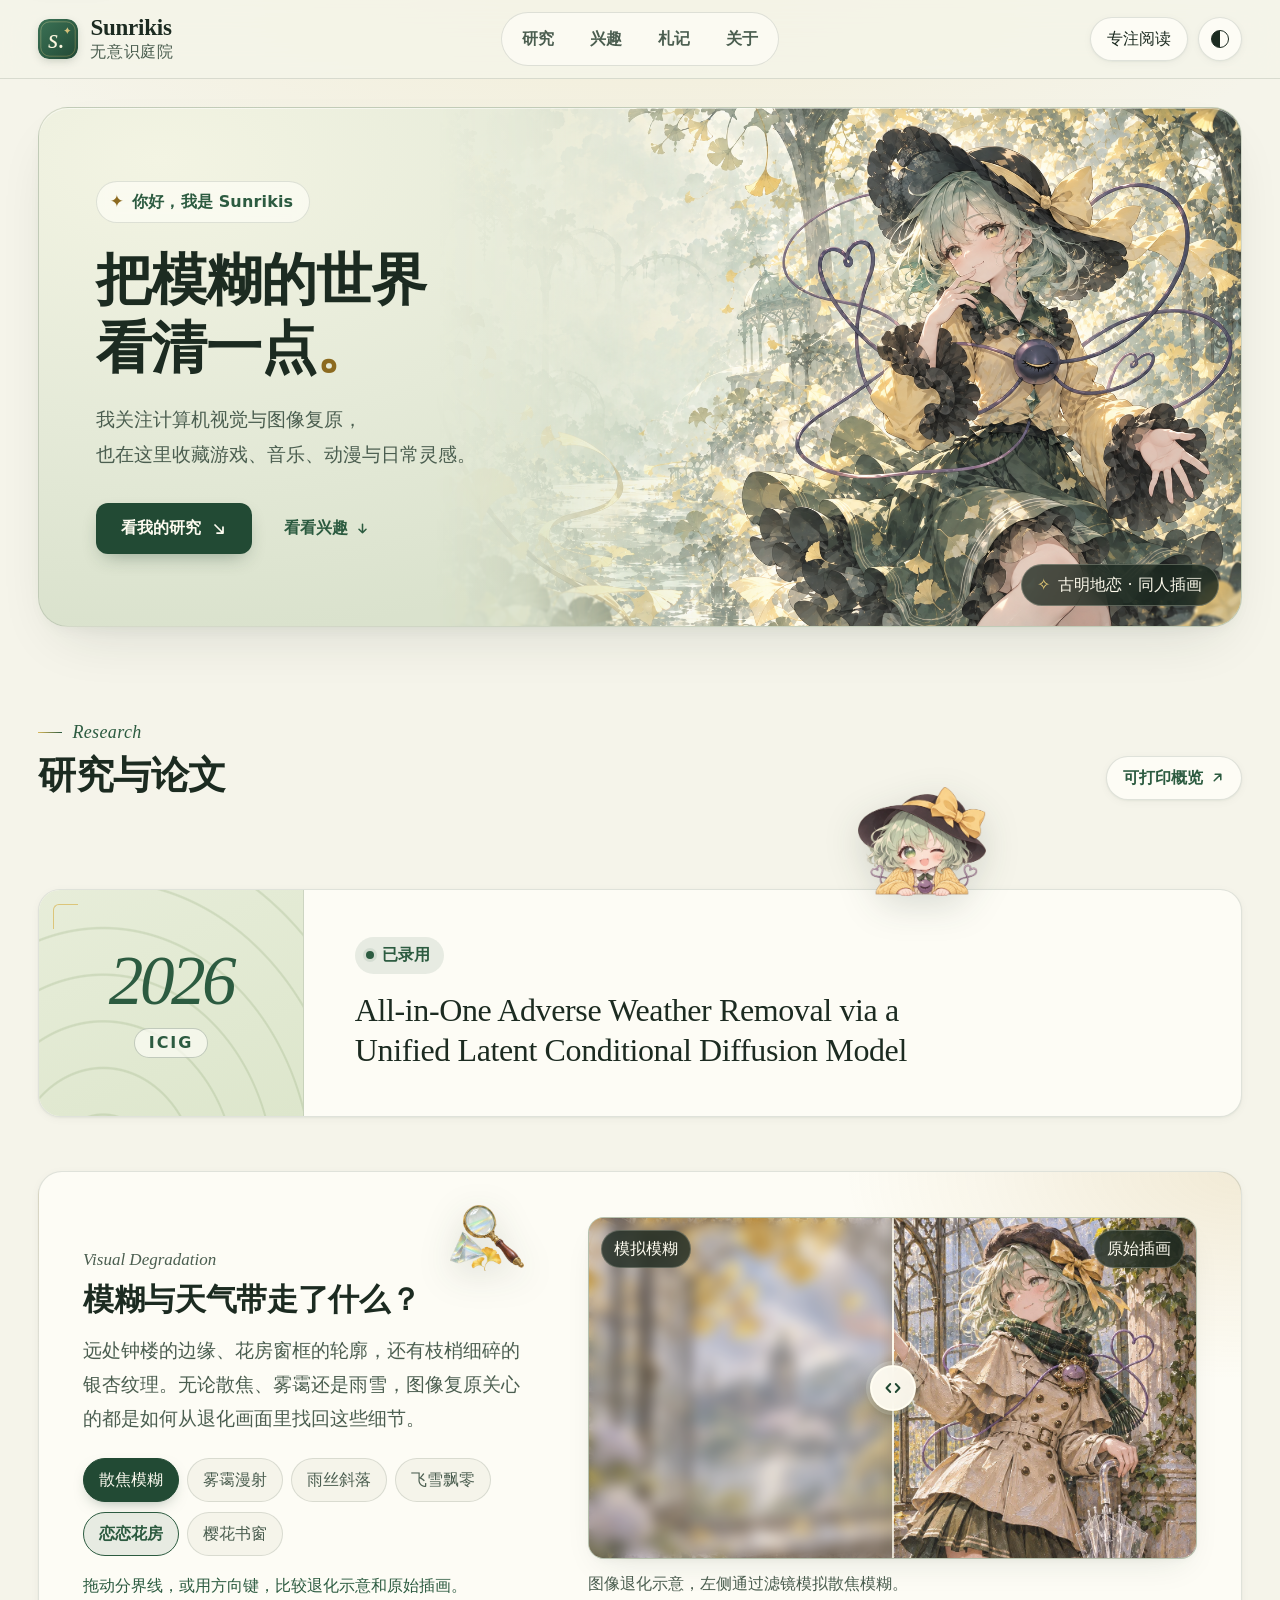
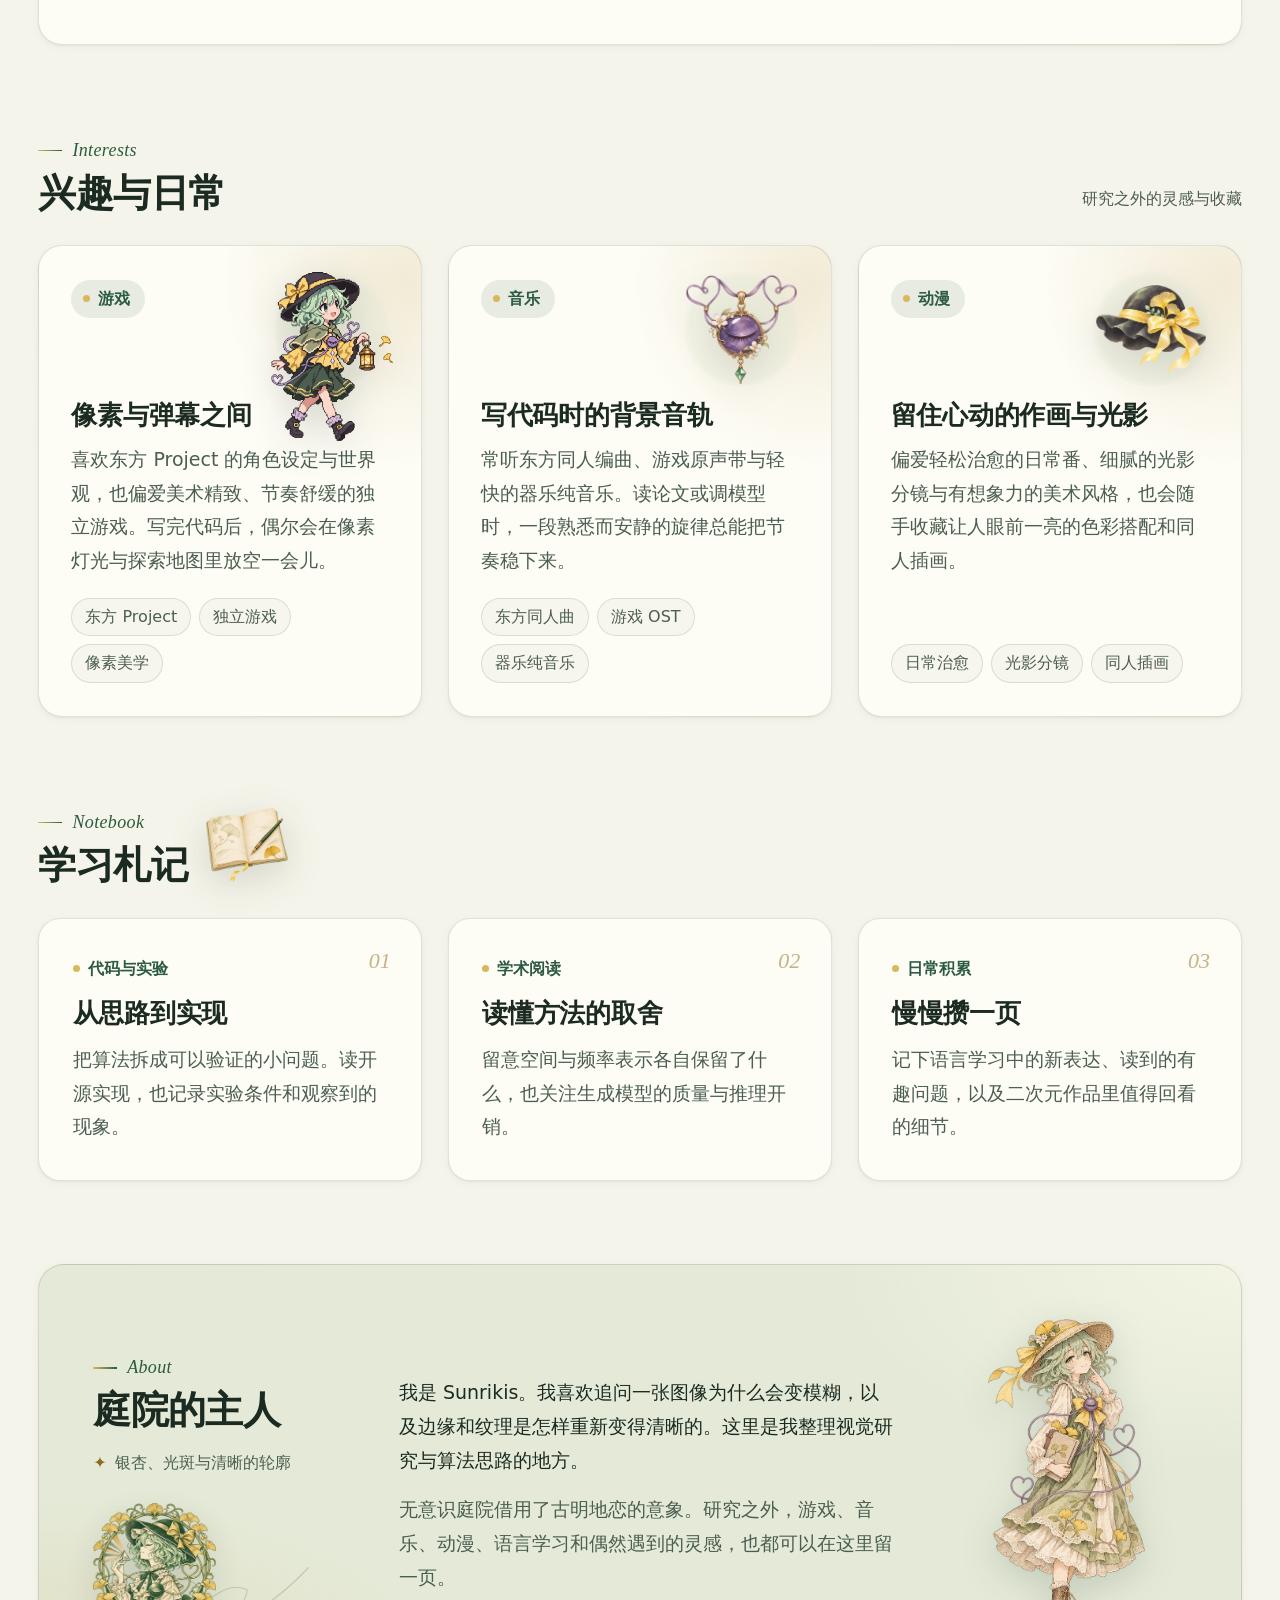
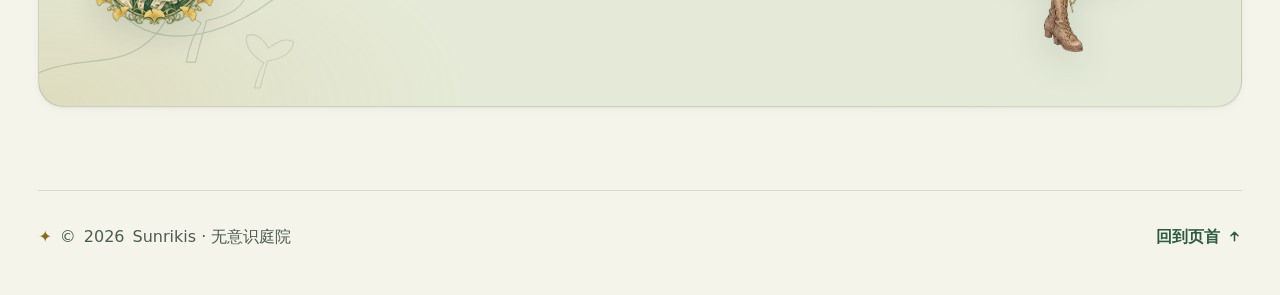
<file: index.html>
<!doctype html>
<html lang="zh-CN">
<head>
  <meta charset="utf-8">
  <meta name="viewport" content="width=device-width, initial-scale=1">
  <!-- profile:meta:start -->
  <meta name="description" content="Sunrikis 的个人主页，记录图像复原研究、算法学习，以及游戏、音乐与动漫等日常兴趣。">
  <!-- profile:meta:end -->
  <meta name="theme-color" content="#f5f4ea">
  <title>Sunrikis · 无意识庭院</title>
  <link rel="icon" href="assets/favicon.svg" type="image/svg+xml">
  <link rel="stylesheet" href="css/styles.css?v=garden-20261124-v2">
  <script>
    try {
      const theme = localStorage.getItem("theme");
      if (theme === "dark" || (!theme && matchMedia("(prefers-color-scheme: dark)").matches)) {
        document.documentElement.dataset.theme = "dark";
      }
    } catch {}
  </script>
  <script src="js/script.js?v=garden-20261124-v2" defer></script>
</head>
<body>
  <a class="skip-link" href="#main">跳转到正文</a>
  <header class="site-header" id="site-header">
    <div class="shell header-inner">
      <a class="wordmark" href="#home">
        <img src="assets/favicon.svg" alt="" width="40" height="40">
        <span>Sunrikis<small>无意识庭院</small></span>
      </a>
      <nav aria-label="主导航">
        <a href="#publications" data-nav="publications">研究</a>
        <a href="#interests" data-nav="interests">兴趣</a>
        <a href="#skills" data-nav="skills">札记</a>
        <a href="#about" data-nav="about">关于</a>
      </nav>
      <div class="header-tools">
        <button id="reading-toggle" type="button" aria-pressed="false" hidden>专注阅读</button>
        <button id="theme-toggle" type="button" aria-label="切换深色主题" aria-pressed="false" hidden>
          <span class="theme-symbol" aria-hidden="true"></span>
        </button>
      </div>
    </div>
    <span class="scroll-progress" id="scroll-progress" aria-hidden="true"></span>
  </header>

  <main id="main" class="shell" tabindex="-1">
    <section id="home" class="hero" aria-labelledby="hero-title">
      <div class="hero-copy">
        <p class="hero-intro"><span class="intro-spark" aria-hidden="true">✦</span> 你好，我是 Sunrikis</p>
        <h1 id="hero-title">把模糊的世界<br>看清一点<span>。</span></h1>
        <p class="hero-description">我关注计算机视觉与图像复原，<br class="desktop-break">也在这里收藏游戏、音乐、动漫与日常灵感。</p>
        <div class="hero-actions">
          <a class="button primary" href="#publications">
            <span>看我的研究</span>
            <svg class="btn-arrow" width="16" height="16" viewBox="0 0 16 16" fill="none" aria-hidden="true">
              <path d="M4 4l8 8m0 0V6m0 6H6" stroke="currentColor" stroke-width="1.75" stroke-linecap="round" stroke-linejoin="round"/>
            </svg>
          </a>
          <a class="text-link hero-secondary" href="#interests">
            <span>看看兴趣</span>
            <svg class="btn-arrow" width="15" height="15" viewBox="0 0 16 16" fill="none" aria-hidden="true">
              <path d="M8 3.5v9m0 0l3.75-3.75M8 12.5L4.25 8.75" stroke="currentColor" stroke-width="1.65" stroke-linecap="round" stroke-linejoin="round"/>
            </svg>
          </a>
        </div>
      </div>
      <figure class="hero-art">
        <img src="assets/koishi-garden-v2.png" alt="古明地恋戴着缀有黄缎带的黑帽，站在洒满阳光的银杏庭院里" width="1536" height="1024" fetchpriority="high">
        <div class="hero-petals" aria-hidden="true">
          <svg class="petal petal-1" viewBox="0 0 32 32"><path d="M16 28c-.6-4.5-.6-7.5 0-11C9 15 4.5 11.5 5 7c4.5-1.5 8 1.5 11 4.8C19 8.5 22.5 5.5 27 7c.5 4.5-4 8-11 10 .6 3.5.6 6.5 0 11Z" fill="currentColor"/></svg>
          <svg class="petal petal-2" viewBox="0 0 32 32"><path d="M16 28c-.6-4.5-.6-7.5 0-11C9 15 4.5 11.5 5 7c4.5-1.5 8 1.5 11 4.8C19 8.5 22.5 5.5 27 7c.5 4.5-4 8-11 10 .6 3.5.6 6.5 0 11Z" fill="currentColor"/></svg>
          <svg class="petal petal-3" viewBox="0 0 32 32"><path d="M16 28c-.6-4.5-.6-7.5 0-11C9 15 4.5 11.5 5 7c4.5-1.5 8 1.5 11 4.8C19 8.5 22.5 5.5 27 7c.5 4.5-4 8-11 10 .6 3.5.6 6.5 0 11Z" fill="currentColor"/></svg>
          <svg class="petal petal-4" viewBox="0 0 32 32"><path d="M16 28c-.6-4.5-.6-7.5 0-11C9 15 4.5 11.5 5 7c4.5-1.5 8 1.5 11 4.8C19 8.5 22.5 5.5 27 7c.5 4.5-4 8-11 10 .6 3.5.6 6.5 0 11Z" fill="currentColor"/></svg>
          <svg class="petal petal-5" viewBox="0 0 32 32"><path d="M16 28c-.6-4.5-.6-7.5 0-11C9 15 4.5 11.5 5 7c4.5-1.5 8 1.5 11 4.8C19 8.5 22.5 5.5 27 7c.5 4.5-4 8-11 10 .6 3.5.6 6.5 0 11Z" fill="currentColor"/></svg>
        </div>
        <figcaption><span class="caption-spark" aria-hidden="true">✧</span> 古明地恋 · 同人插画</figcaption>
      </figure>
    </section>

    <section id="publications" class="page-section" aria-labelledby="research-title">
      <div class="section-heading">
        <div>
          <p class="section-label" lang="en">Research</p>
          <h2 id="research-title">研究与论文</h2>
        </div>
        <a class="text-link overview-link" href="cv.html">
          <span>可打印概览</span>
          <svg width="15" height="15" viewBox="0 0 16 16" fill="none" aria-hidden="true">
            <path d="M4.5 11.5l7-7m0 0H5.5m6 0v6" stroke="currentColor" stroke-width="1.65" stroke-linecap="round" stroke-linejoin="round"/>
          </svg>
        </a>
      </div>
      <!-- profile:publications:start -->
      <div class="publication-stage">
        <img class="chibi-peeker" src="assets/koishi-chibi-peeker.webp" alt="Q版古明地恋趴在卡片边缘眨眼微笑" width="640" height="545" loading="lazy">
        <article class="publication">
          <div class="paper-date">
            <time class="paper-year" datetime="2026">2026</time>
            <span class="paper-venue">ICIG</span>
          </div>
          <div class="paper-copy">
            <p class="paper-status">已录用</p>
            <h3 lang="en">All-in-One Adverse Weather Removal via a Unified Latent Conditional Diffusion Model</h3>
          </div>
        </article>
      </div>
      <!-- profile:publications:end -->

      <div class="vision">
        <div class="vision-copy">
          <div class="vision-eyebrow-row">
            <p class="vision-kicker" lang="en">Visual Degradation</p>
            <img class="vision-prop" src="assets/prop-optical-lens.webp" alt="" width="460" height="406" loading="lazy">
          </div>
          <h3>模糊与天气带走了什么？</h3>
          <p>远处钟楼的边缘、花房窗框的轮廓，还有枝梢细碎的银杏纹理。无论散焦、雾霭还是雨雪，图像复原关心的都是如何从退化画面里找回这些细节。</p>
          <div class="vision-controls">
            <div class="degrade-modes" id="degrade-modes" role="group" aria-label="切换图像退化模拟模式" hidden>
              <button type="button" data-mode="blur" aria-pressed="true">散焦模糊</button>
              <button type="button" data-mode="haze" aria-pressed="false">雾霭漫射</button>
              <button type="button" data-mode="rain" aria-pressed="false">雨丝斜落</button>
              <button type="button" data-mode="snow" aria-pressed="false">飞雪飘零</button>
            </div>
            <div class="scene-modes" id="scene-modes" role="group" aria-label="切换对比插画场景" hidden>
              <button type="button" data-scene="koishi" aria-pressed="true">恋恋花房</button>
              <button type="button" data-scene="study" aria-pressed="false">樱花书窗</button>
            </div>
          </div>
          <p id="compare-instructions" hidden>拖动分界线，或用方向键，比较退化示意和原始插画。</p>
        </div>
        <figure class="demo">
          <div class="comparison" data-mode="blur">
            <img id="compare-sharp-img" src="assets/koishi-impasto-window.webp" alt="厚涂油画风格的古明地恋倚在雨后放晴的玻璃花房窗边，远方可见钟楼、湖面与金色银杏叶" width="1536" height="1024" loading="lazy">
            <div class="comparison-blur" aria-hidden="true">
              <img id="compare-blur-img" src="assets/koishi-impasto-window.webp" alt="" width="1536" height="1024" loading="lazy">
              <div class="fx-haze"></div>
              <svg class="fx-rain" viewBox="0 0 960 540" preserveAspectRatio="xMidYMid slice">
                <defs>
                  <linearGradient id="rain-drop" x1="0" y1="0" x2="0" y2="1">
                    <stop offset="0%" stop-color="#eaf2ff" stop-opacity="0"/>
                    <stop offset="55%" stop-color="#f3f8ff" stop-opacity=".75"/>
                    <stop offset="100%" stop-color="#ffffff" stop-opacity=".1"/>
                  </linearGradient>
                </defs>
                <g stroke="url(#rain-drop)" stroke-linecap="round">
                  <g stroke-width="1.6" opacity=".78">
                    <line x1="78" y1="-20" x2="26" y2="130"/><line x1="158" y1="30" x2="104" y2="195"/>
                    <line x1="242" y1="-10" x2="184" y2="160"/><line x1="336" y1="50" x2="278" y2="220"/>
                    <line x1="422" y1="-30" x2="365" y2="145"/><line x1="518" y1="22" x2="460" y2="190"/>
                    <line x1="612" y1="-15" x2="554" y2="165"/><line x1="704" y1="40" x2="646" y2="215"/>
                    <line x1="802" y1="-20" x2="742" y2="155"/><line x1="896" y1="32" x2="838" y2="205"/>
                    <line x1="112" y1="210" x2="54" y2="380"/><line x1="204" y1="255" x2="144" y2="430"/>
                    <line x1="298" y1="190" x2="240" y2="365"/><line x1="392" y1="270" x2="334" y2="445"/>
                    <line x1="486" y1="220" x2="428" y2="395"/><line x1="582" y1="265" x2="524" y2="440"/>
                    <line x1="674" y1="205" x2="616" y2="380"/><line x1="766" y1="260" x2="708" y2="435"/>
                    <line x1="862" y1="215" x2="804" y2="390"/><line x1="944" y1="280" x2="886" y2="455"/>
                    <line x1="64" y1="390" x2="12" y2="540"/><line x1="172" y1="415" x2="120" y2="565"/>
                    <line x1="268" y1="380" x2="216" y2="535"/><line x1="364" y1="420" x2="312" y2="570"/>
                    <line x1="458" y1="395" x2="406" y2="545"/><line x1="554" y1="425" x2="502" y2="575"/>
                    <line x1="648" y1="388" x2="596" y2="540"/><line x1="742" y1="418" x2="690" y2="568"/>
                    <line x1="838" y1="392" x2="786" y2="545"/><line x1="924" y1="430" x2="872" y2="580"/>
                  </g>
                  <g stroke-width="1" opacity=".48">
                    <line x1="42" y1="60" x2="4" y2="175"/><line x1="126" y1="115" x2="88" y2="230"/>
                    <line x1="210" y1="78" x2="172" y2="192"/><line x1="288" y1="130" x2="250" y2="245"/>
                    <line x1="378" y1="88" x2="340" y2="202"/><line x1="468" y1="142" x2="430" y2="258"/>
                    <line x1="558" y1="96" x2="520" y2="212"/><line x1="646" y1="145" x2="608" y2="262"/>
                    <line x1="740" y1="92" x2="702" y2="208"/><line x1="832" y1="138" x2="794" y2="252"/>
                    <line x1="918" y1="85" x2="880" y2="200"/><line x1="152" y1="322" x2="114" y2="438"/>
                    <line x1="246" y1="348" x2="208" y2="462"/><line x1="342" y1="316" x2="304" y2="432"/>
                    <line x1="436" y1="354" x2="398" y2="470"/><line x1="530" y1="324" x2="492" y2="440"/>
                    <line x1="624" y1="352" x2="586" y2="468"/><line x1="718" y1="318" x2="680" y2="434"/>
                    <line x1="812" y1="350" x2="774" y2="466"/><line x1="902" y1="326" x2="864" y2="442"/>
                  </g>
                </g>
              </svg>
              <svg class="fx-snow" viewBox="0 0 960 540" preserveAspectRatio="xMidYMid slice">
                <defs>
                  <radialGradient id="flake-soft">
                    <stop offset="0%" stop-color="#ffffff" stop-opacity=".95"/>
                    <stop offset="45%" stop-color="#f4f8ff" stop-opacity=".6"/>
                    <stop offset="100%" stop-color="#ffffff" stop-opacity="0"/>
                  </radialGradient>
                </defs>
                <g fill="url(#flake-soft)">
                  <circle cx="84" cy="76" r="14"/><circle cx="218" cy="142" r="18"/><circle cx="386" cy="88" r="15"/>
                  <circle cx="534" cy="166" r="20"/><circle cx="692" cy="96" r="14"/><circle cx="842" cy="154" r="17"/>
                  <circle cx="146" cy="296" r="19"/><circle cx="312" cy="252" r="13"/><circle cx="462" cy="322" r="16"/>
                  <circle cx="624" cy="276" r="19"/><circle cx="776" cy="312" r="15"/><circle cx="904" cy="268" r="13"/>
                  <circle cx="96" cy="442" r="16"/><circle cx="258" cy="412" r="14"/><circle cx="418" cy="466" r="18"/>
                  <circle cx="578" cy="428" r="15"/><circle cx="734" cy="458" r="17"/><circle cx="868" cy="416" r="14"/>
                </g>
                <g fill="#ffffff" opacity=".88">
                  <circle cx="48" cy="42" r="3.2"/><circle cx="128" cy="112" r="4.2"/><circle cx="174" cy="54" r="2.6"/>
                  <circle cx="264" cy="94" r="3.8"/><circle cx="322" cy="168" r="4.5"/><circle cx="432" cy="52" r="3"/>
                  <circle cx="488" cy="126" r="4"/><circle cx="584" cy="76" r="3.4"/><circle cx="642" cy="148" r="4.6"/>
                  <circle cx="748" cy="64" r="3.2"/><circle cx="804" cy="118" r="4.1"/><circle cx="892" cy="72" r="3.5"/>
                  <circle cx="68" cy="214" r="4"/><circle cx="182" cy="238" r="3"/><circle cx="244" cy="312" r="4.4"/>
                  <circle cx="358" cy="204" r="3.6"/><circle cx="412" cy="278" r="4.2"/><circle cx="518" cy="232" r="3.1"/>
                  <circle cx="566" cy="318" r="4.5"/><circle cx="668" cy="218" r="3.6"/><circle cx="722" cy="286" r="4.2"/>
                  <circle cx="826" cy="234" r="3.4"/><circle cx="888" cy="324" r="4.4"/><circle cx="126" cy="378" r="3.8"/>
                  <circle cx="198" cy="468" r="4.2"/><circle cx="316" cy="364" r="3.2"/><circle cx="364" cy="494" r="4"/>
                  <circle cx="482" cy="396" r="4.4"/><circle cx="534" cy="488" r="3.3"/><circle cx="646" cy="374" r="4.1"/>
                  <circle cx="696" cy="492" r="3.6"/><circle cx="808" cy="382" r="4.3"/><circle cx="916" cy="464" r="3.5"/>
                </g>
              </svg>
            </div>
            <span class="comparison-line" aria-hidden="true"></span>
            <span class="comparison-handle" aria-hidden="true" hidden>
              <svg width="20" height="20" viewBox="0 0 20 20" fill="none">
                <path d="M7.25 6L3.5 10l3.75 4M12.75 6l3.75 4-3.75 4" stroke="currentColor" stroke-width="1.9" stroke-linecap="round" stroke-linejoin="round"/>
              </svg>
            </span>
            <span class="comparison-label before" aria-hidden="true">模拟模糊</span>
            <span class="comparison-label after" aria-hidden="true">原始插画</span>
            <input id="compare" type="range" min="0" max="100" value="50" aria-label="图像对比分界线" aria-describedby="compare-instructions" hidden>
          </div>
          <figcaption id="compare-caption">图像退化示意，左侧通过滤镜模拟散焦模糊。</figcaption>
        </figure>
      </div>
    </section>

    <section id="interests" class="page-section" aria-labelledby="interests-title">
      <div class="section-heading">
        <div>
          <p class="section-label" lang="en">Interests</p>
          <h2 id="interests-title">兴趣与日常</h2>
        </div>
        <p class="section-note">研究之外的灵感与收藏</p>
      </div>
      <!-- profile:interests:start -->
      <div class="interest-grid">
        <article class="interest-card">
          <div class="interest-head">
            <p class="interest-category">游戏</p>
            <div class="interest-art is-pixel" data-pixel-hop="true">
              <img src="assets/koishi-pixel-walk.webp" alt="像素风格的古明地恋披着鼠尾草绿短斗篷，提着暖灯轻快漫步" width="405" height="560" loading="lazy">
            </div>
          </div>
          <h3>像素与弹幕之间</h3>
          <p>喜欢东方 Project 的角色设定与世界观，也偏爱美术精致、节奏舒缓的独立游戏。写完代码后，偶尔会在像素灯光与探索地图里放空一会儿。</p>
          <ul class="interest-tags" aria-label="游戏关键词">
            <li>东方 Project</li>
            <li>独立游戏</li>
            <li>像素美学</li>
          </ul>
        </article>
        <article class="interest-card">
          <div class="interest-head">
            <p class="interest-category">音乐</p>
            <div class="interest-art">
              <img src="assets/prop-third-eye-locket.webp" alt="闭合第三只眼造型的复古珐琅挂坠与心形丝绳" width="460" height="454" loading="lazy">
            </div>
          </div>
          <h3>写代码时的背景音轨</h3>
          <p>常听东方同人编曲、游戏原声带与轻快的器乐纯音乐。读论文或调模型时，一段熟悉而安静的旋律总能把节奏稳下来。</p>
          <ul class="interest-tags" aria-label="音乐关键词">
            <li>东方同人曲</li>
            <li>游戏 OST</li>
            <li>器乐纯音乐</li>
          </ul>
        </article>
        <article class="interest-card">
          <div class="interest-head">
            <p class="interest-category">动漫</p>
            <div class="interest-art">
              <img src="assets/prop-koishi-hat.webp" alt="缀着鹅黄蝴蝶结缎带与银杏叶的黑色宽檐帽" width="460" height="366" loading="lazy">
            </div>
          </div>
          <h3>留住心动的作画与光影</h3>
          <p>偏爱轻松治愈的日常番、细腻的光影分镜与有想象力的美术风格，也会随手收藏让人眼前一亮的色彩搭配和同人插画。</p>
          <ul class="interest-tags" aria-label="动漫关键词">
            <li>日常治愈</li>
            <li>光影分镜</li>
            <li>同人插画</li>
          </ul>
        </article>
      </div>
      <!-- profile:interests:end -->
    </section>

    <section id="skills" class="page-section" aria-labelledby="notes-title">
      <div class="section-heading">
        <div class="heading-with-prop">
          <div>
            <p class="section-label" lang="en">Notebook</p>
            <h2 id="notes-title">学习札记</h2>
          </div>
          <img class="heading-prop" src="assets/prop-garden-notebook.webp" alt="" width="460" height="411" loading="lazy">
        </div>
      </div>
      <!-- profile:notes:start -->
      <div class="note-grid">
        <article class="note">
          <p class="note-category">代码与实验</p>
          <h3>从思路到实现</h3>
          <p>把算法拆成可以验证的小问题。读开源实现，也记录实验条件和观察到的现象。</p>
        </article>
        <article class="note">
          <p class="note-category">学术阅读</p>
          <h3>读懂方法的取舍</h3>
          <p>留意空间与频率表示各自保留了什么，也关注生成模型的质量与推理开销。</p>
        </article>
        <article class="note">
          <p class="note-category">日常积累</p>
          <h3>慢慢攒一页</h3>
          <p>记下语言学习中的新表达、读到的有趣问题，以及二次元作品里值得回看的细节。</p>
        </article>
      </div>
      <!-- profile:notes:end -->
    </section>

    <section id="about" class="page-section about" aria-labelledby="about-title">
      <svg class="about-ornament" viewBox="0 0 360 220" fill="none" aria-hidden="true">
        <path d="M-20 185C45 140 92 175 135 128c32-36 16-84-20-82-32 2-38 42-10 66 44 37 128 16 195-56" stroke="currentColor" stroke-width="1.35" stroke-linecap="round"/>
        <path d="M168 158c3-18 8-30 16-42-22-14-34-31-28-47 16-4 28 8 36 22 12-10 27-19 42-11-2 17-18 28-44 33-4 14-8 27-12 45Z" stroke="currentColor" stroke-width="1.25" stroke-linejoin="round"/>
        <path d="M242 186c2-11 5-19 10-27-14-9-22-20-18-30 10-3 18 5 23 14 8-6 17-12 27-7-1 11-11 18-28 21-3 9-5 17-8 29Z" stroke="currentColor" stroke-width="1.15" stroke-linejoin="round" opacity=".75"/>
      </svg>
      <div class="about-title">
        <p class="section-label" lang="en">About</p>
        <h2 id="about-title">庭院的主人</h2>
        <p class="about-motto" aria-hidden="true"><span>✦</span> 银杏、光斑与清晰的轮廓</p>
        <img class="about-seal" src="assets/koishi-exlibris-stamp.webp" alt="复古藏书票风格的古明地恋与光学棱镜印章" width="560" height="559" loading="lazy">
      </div>
      <!-- profile:about:start -->
      <div class="about-copy">
        <p>我是 Sunrikis。我喜欢追问一张图像为什么会变模糊，以及边缘和纹理是怎样重新变得清晰的。这里是我整理视觉研究与算法思路的地方。</p>
        <p>无意识庭院借用了古明地恋的意象。研究之外，游戏、音乐、动漫、语言学习和偶然遇到的灵感，也都可以在这里留一页。</p>
      </div>
      <!-- profile:about:end -->
      <figure class="about-figure">
        <img src="assets/koishi-watercolor-sketch.webp" alt="淡彩水彩手绘风格的古明地恋戴着银杏草帽，怀抱素描本微笑" width="397" height="840" loading="lazy">
      </figure>
    </section>
  </main>

  <footer id="contact" class="shell site-footer">
    <span class="footer-brand"><span class="footer-spark" aria-hidden="true">✦</span> © <span id="year">2026</span> Sunrikis · 无意识庭院</span>
    <a class="text-link back-top" href="#home">
      <span>回到页首</span>
      <svg width="15" height="15" viewBox="0 0 16 16" fill="none" aria-hidden="true">
        <path d="M8 12.5v-9m0 0L4.25 7.25M8 3.5l3.75 3.75" stroke="currentColor" stroke-width="1.65" stroke-linecap="round" stroke-linejoin="round"/>
      </svg>
    </a>
  </footer>
</body>
</html>
</file>
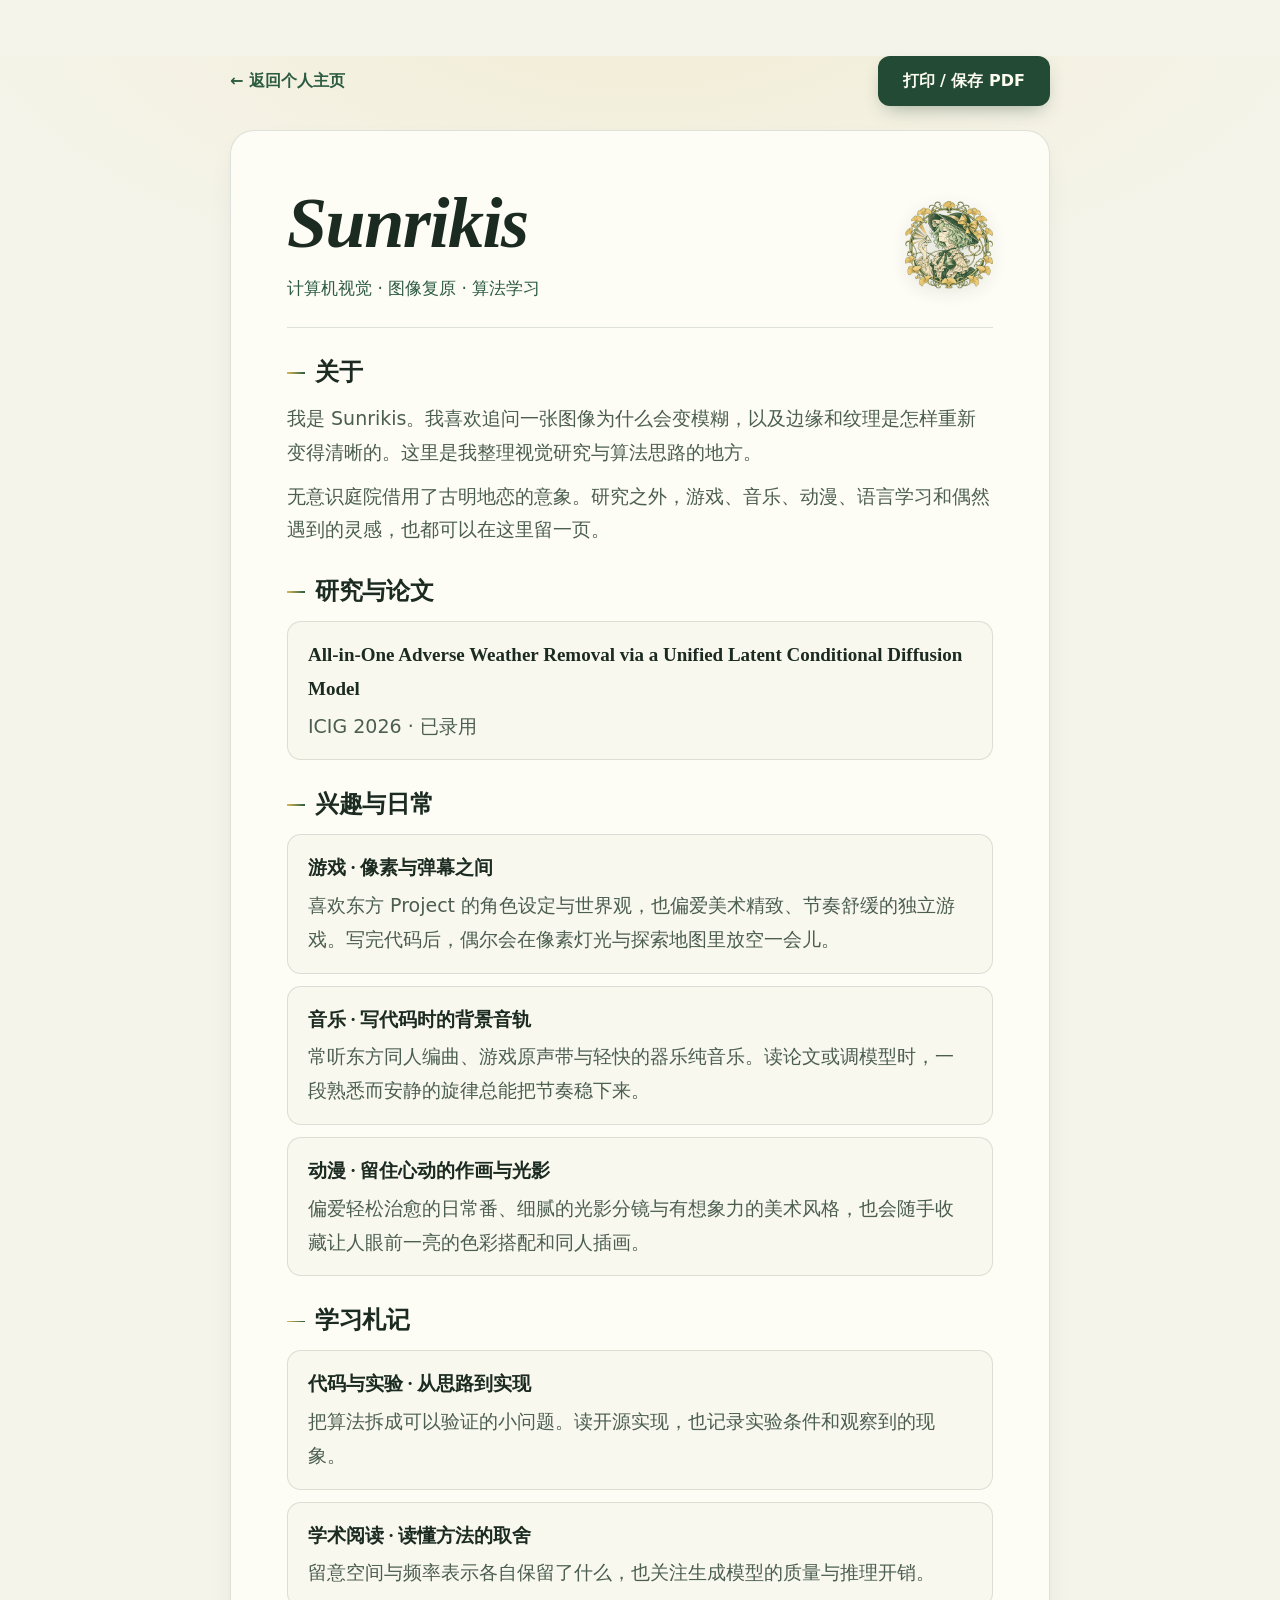
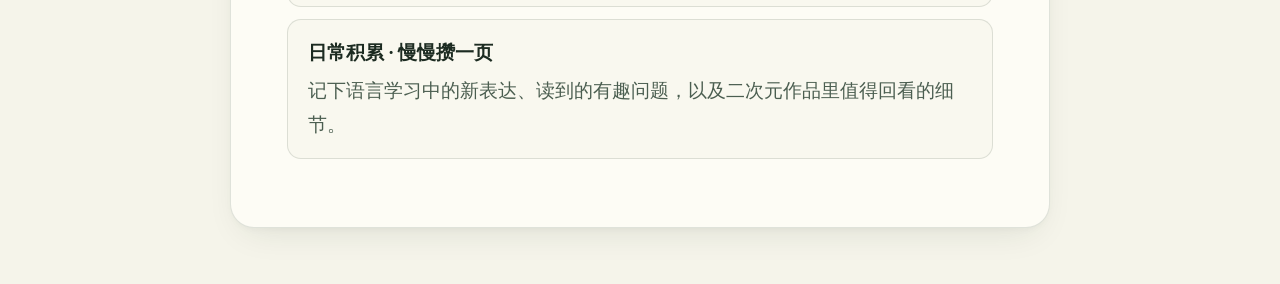
<file: cv.html>
<!doctype html>
<html lang="zh-CN">
<head>
  <meta charset="utf-8">
  <meta name="viewport" content="width=device-width, initial-scale=1">
  <title>Sunrikis · 主题概览</title>
  <link rel="icon" href="assets/favicon.svg" type="image/svg+xml">
  <link rel="stylesheet" href="css/styles.css?v=garden-20261124-v2">
  <script>
    try {
      const theme = localStorage.getItem("theme");
      if (theme === "dark" || (!theme && matchMedia("(prefers-color-scheme: dark)").matches)) {
        document.documentElement.dataset.theme = "dark";
      }
    } catch {}
  </script>
  <style>
    .overview-wrap { width: min(92%, 820px); margin: clamp(28px, 5vw, 56px) auto; }
    .overview-actions { display: flex; flex-wrap: wrap; align-items: center; justify-content: space-between; gap: 12px; margin-bottom: 24px; }
    .overview-sheet {
      padding: clamp(28px, 5vw, 56px);
      border: 1px solid var(--line);
      border-radius: 24px;
      background: var(--surface);
      box-shadow: var(--shadow-md);
    }
    .overview-sheet header {
      display: flex;
      align-items: center;
      justify-content: space-between;
      gap: 20px;
      padding-bottom: 24px;
      border-bottom: 1px solid var(--line);
    }
    .overview-seal {
      width: 88px;
      height: auto;
      flex: none;
      opacity: .92;
      filter: drop-shadow(0 4px 10px rgba(24, 46, 32, .12));
    }
    .overview-sheet h1 {
      font: italic 700 clamp(40px, 6.5vw, 72px)/1.02 var(--serif-latin);
      margin-bottom: 12px;
      letter-spacing: -.02em;
    }
    .overview-sheet header p { color: var(--accent); font-size: 17px; font-weight: 500; }
    .overview-sheet section { margin-top: 30px; }
    .overview-sheet h2 {
      display: flex;
      align-items: center;
      gap: 10px;
      font-size: 24px;
      margin: 0 0 14px;
    }
    .overview-sheet h2::before {
      width: 18px;
      height: 1.5px;
      background: linear-gradient(90deg, var(--gold-bright), var(--accent));
      content: "";
    }
    .overview-sheet article {
      break-inside: avoid;
      padding: 16px 20px;
      border: 1px solid var(--line);
      border-radius: 14px;
      background: color-mix(in srgb, var(--page) 55%, var(--surface));
      margin-bottom: 12px;
    }
    .overview-sheet h3 { font-size: 19px; font-family: var(--serif); margin-bottom: 4px; }
    .overview-sheet article h3[lang="en"] { font-family: var(--serif-latin); }
    .overview-sheet article p, .overview-sheet > section > p { color: var(--muted); }
    .overview-sheet p + p { margin-top: 10px; }
    @media (max-width: 520px) {
      .overview-seal { width: 68px; }
    }
    @media print {
      @page { margin: 16mm; }
      body { background: white; color: black; font-size: 11pt; line-height: 1.55; }
      .overview-wrap { width: 100%; margin: 0; }
      .overview-actions { display: none; }
      .overview-sheet { padding: 0; border: 0; border-radius: 0; background: transparent; box-shadow: none; }
      .overview-sheet header { border-bottom: 1px solid #bbb; padding-bottom: 12pt; }
      .overview-seal { width: 58pt; filter: none; }
      .overview-sheet h1 { font-size: 28pt; color: black; }
      .overview-sheet header p { color: #333; font-size: 11pt; }
      .overview-sheet h2 { font-size: 14pt; color: black; break-after: avoid; margin-top: 16pt; }
      .overview-sheet h2::before { display: none; }
      .overview-sheet article { padding: 0; border: 0; background: transparent; margin-bottom: 10pt; }
      .overview-sheet h3 { font-size: 11.5pt; color: black; }
      .overview-sheet article p, .overview-sheet > section > p { color: #333; }
    }
  </style>
</head>
<body>
  <main class="overview-wrap">
    <div class="overview-actions">
      <a class="text-link" href="index.html">← 返回个人主页</a>
      <button class="button primary" type="button" onclick="window.print()">打印 / 保存 PDF</button>
    </div>
    <div class="overview-sheet">
      <header>
        <div>
          <h1>Sunrikis</h1>
          <p>计算机视觉 · 图像复原 · 算法学习</p>
        </div>
        <img class="overview-seal" src="assets/koishi-exlibris-stamp.webp" alt="无意识庭院藏书票印章" width="560" height="559">
      </header>
      <section>
        <h2>关于</h2>
        <p>我是 Sunrikis。我喜欢追问一张图像为什么会变模糊，以及边缘和纹理是怎样重新变得清晰的。这里是我整理视觉研究与算法思路的地方。</p>
        <p>无意识庭院借用了古明地恋的意象。研究之外，游戏、音乐、动漫、语言学习和偶然遇到的灵感，也都可以在这里留一页。</p>
      </section>
      <section>
        <h2>研究与论文</h2>
        <article>
          <h3 lang="en">All-in-One Adverse Weather Removal via a Unified Latent Conditional Diffusion Model</h3>
          <p>ICIG 2026 · 已录用</p>
        </article>
      </section>
      <section>
        <h2>兴趣与日常</h2>
        <article>
          <h3>游戏 · 像素与弹幕之间</h3>
          <p>喜欢东方 Project 的角色设定与世界观，也偏爱美术精致、节奏舒缓的独立游戏。写完代码后，偶尔会在像素灯光与探索地图里放空一会儿。</p>
        </article>
        <article>
          <h3>音乐 · 写代码时的背景音轨</h3>
          <p>常听东方同人编曲、游戏原声带与轻快的器乐纯音乐。读论文或调模型时，一段熟悉而安静的旋律总能把节奏稳下来。</p>
        </article>
        <article>
          <h3>动漫 · 留住心动的作画与光影</h3>
          <p>偏爱轻松治愈的日常番、细腻的光影分镜与有想象力的美术风格，也会随手收藏让人眼前一亮的色彩搭配和同人插画。</p>
        </article>
      </section>
      <section>
        <h2>学习札记</h2>
        <article>
          <h3>代码与实验 · 从思路到实现</h3>
          <p>把算法拆成可以验证的小问题。读开源实现，也记录实验条件和观察到的现象。</p>
        </article>
        <article>
          <h3>学术阅读 · 读懂方法的取舍</h3>
          <p>留意空间与频率表示各自保留了什么，也关注生成模型的质量与推理开销。</p>
        </article>
        <article>
          <h3>日常积累 · 慢慢攒一页</h3>
          <p>记下语言学习中的新表达、读到的有趣问题，以及二次元作品里值得回看的细节。</p>
        </article>
      </section>
    </div>
  </main>
</body>
</html>
</file>
<file: css/styles.css>
:root {
  color-scheme: light;
  --page: #f5f4ea;
  --page-glow: rgba(230, 212, 146, .24);
  --surface: #fdfcf5;
  --surface-soft: #eef1e3;
  --surface-glass: rgba(245, 244, 234, .82);
  --ink: #1c2b21;
  --muted: #4b5e50;
  --accent: #2c5b40;
  --accent-soft: rgba(44, 91, 64, .1);
  --gold: #8c6a1f;
  --gold-bright: #d9b85b;
  --gold-soft: rgba(186, 147, 56, .16);
  --line: rgba(42, 68, 50, .14);
  --line-strong: rgba(42, 68, 50, .25);
  --hero: #e5ead8;
  --hero-light: #f3f4e3;
  --hero-deep: #dae2cd;
  --paper-year: #e7edd9;
  --paper-year-deep: #dde6cc;
  --button: #224a34;
  --button-text: #fdfbf0;
  --button-hover: #173726;
  --marker: rgba(139, 165, 114, .46);
  --shadow-sm: 0 2px 10px rgba(26, 46, 33, .04), 0 1px 2px rgba(26, 46, 33, .05);
  --shadow-md: 0 14px 36px -14px rgba(24, 46, 32, .12), 0 3px 10px -4px rgba(24, 46, 32, .06);
  --shadow-hero: 0 24px 60px -24px rgba(24, 46, 32, .16), 0 6px 18px -8px rgba(24, 46, 32, .07);
  --art-shadow: drop-shadow(0 10px 18px rgba(24, 46, 32, .16));
  --serif: "Noto Serif SC", "Source Han Serif SC", "Songti SC", "STSong", "SimSun", serif;
  --serif-latin: Georgia, "Times New Roman", "Noto Serif SC", serif;
  --sans: "Noto Sans SC", "Source Han Sans SC", "PingFang SC", "Hiragino Sans GB", "Microsoft YaHei", system-ui, sans-serif;
  --header-height: 78px;
  --ease-out: cubic-bezier(.22, 1, .36, 1);
}

:root[data-theme="dark"] {
  color-scheme: dark;
  --page: #111a14;
  --page-glow: rgba(168, 198, 134, .08);
  --surface: #18241c;
  --surface-soft: #1f2e24;
  --surface-glass: rgba(17, 26, 20, .82);
  --ink: #eef1e2;
  --muted: #b1c2b1;
  --accent: #a6d4a8;
  --accent-soft: rgba(166, 212, 168, .13);
  --gold: #dfc06a;
  --gold-bright: #e4c772;
  --gold-soft: rgba(223, 192, 106, .16);
  --line: rgba(182, 212, 184, .14);
  --line-strong: rgba(182, 212, 184, .26);
  --hero: #1a2a20;
  --hero-light: #24392b;
  --hero-deep: #142119;
  --paper-year: #203125;
  --paper-year-deep: #1a281e;
  --button: #c6dcb5;
  --button-text: #14271c;
  --button-hover: #dbeacc;
  --marker: rgba(145, 175, 126, .34);
  --shadow-sm: 0 2px 12px rgba(0, 0, 0, .24);
  --shadow-md: 0 18px 42px -14px rgba(0, 0, 0, .44);
  --shadow-hero: 0 28px 68px -20px rgba(0, 0, 0, .55);
  --art-shadow: drop-shadow(0 12px 22px rgba(0, 0, 0, .42));
}

* { box-sizing: border-box; }
[hidden] { display: none !important; }
html {
  scroll-padding-top: calc(var(--header-height) + 26px);
  background: var(--page);
}
body {
  margin: 0;
  background:
    radial-gradient(ellipse 75% 420px at 50% -60px, var(--page-glow), transparent 72%),
    var(--page);
  color: var(--ink);
  font: 19px/1.78 var(--sans);
  -webkit-font-smoothing: antialiased;
  text-rendering: optimizeLegibility;
  transition: background-color .3s ease, color .3s ease;
}

h1, h2, h3, p, figure { margin: 0; }
h1, h2 { text-wrap: balance; }
h1, h2, .vision h3, .note h3, .interest-card h3 { font-family: var(--serif); font-weight: 600; }
a { color: inherit; }
button, input { font: inherit; }
button { color: inherit; cursor: pointer; }
img { display: block; max-width: 100%; }
:focus-visible { outline: 2px solid var(--accent); outline-offset: 4px; border-radius: 6px; }
::selection { background: #d6e2ae; color: #162a1d; }
:root[data-theme="dark"] ::selection { background: #3b5c43; color: #f4f6e8; }

.shell { width: 94%; max-width: 1800px; margin-inline: auto; }

.skip-link {
  position: fixed;
  z-index: 20;
  top: 12px;
  left: 12px;
  transform: translateY(-180%);
  padding: 10px 18px;
  border: 1px solid var(--line-strong);
  border-radius: 10px;
  background: var(--surface);
  box-shadow: var(--shadow-md);
  font-size: 16px;
  text-decoration: none;
}
.skip-link:focus { transform: none; }

/* ── Sticky Frosted Header ───────────────────────────── */
.site-header {
  position: sticky;
  z-index: 10;
  top: 0;
  background: var(--surface-glass);
  backdrop-filter: blur(16px) saturate(1.2);
  -webkit-backdrop-filter: blur(16px) saturate(1.2);
  border-bottom: 1px solid var(--line);
  transition: box-shadow .28s ease, background-color .28s ease, border-color .28s ease;
}
.site-header.is-scrolled {
  box-shadow: 0 8px 28px -16px rgba(20, 38, 26, .22);
}
.scroll-progress {
  position: absolute;
  left: 0;
  right: 0;
  bottom: -1px;
  height: 2px;
  background: linear-gradient(90deg, var(--accent) 0%, var(--gold-bright) 100%);
  transform-origin: left center;
  transform: scaleX(0);
  opacity: .85;
  pointer-events: none;
}

.header-inner {
  display: grid;
  grid-template-columns: 1fr auto 1fr;
  align-items: center;
  gap: 20px;
  min-height: var(--header-height);
}
.wordmark {
  display: inline-flex;
  width: fit-content;
  align-items: center;
  gap: 12px;
  font: 700 23px/1 var(--serif-latin);
  letter-spacing: -.01em;
  text-decoration: none;
  transition: opacity .2s ease;
}
.wordmark img {
  border-radius: 11px;
  box-shadow: 0 3px 10px -2px rgba(26, 56, 38, .25);
  transition: transform .3s var(--ease-out);
}
.wordmark:hover img { transform: rotate(-4deg) scale(1.04); }
.wordmark small {
  display: block;
  margin-top: 4px;
  color: var(--muted);
  font: 500 16px/1.15 var(--sans);
  letter-spacing: .04em;
}

nav {
  display: flex;
  align-items: center;
  gap: 4px;
  padding: 4px;
  border: 1px solid var(--line);
  border-radius: 100px;
  background: color-mix(in srgb, var(--surface) 78%, transparent);
}
nav a, .text-link {
  display: inline-flex;
  align-items: center;
  gap: 7px;
  width: fit-content;
  min-height: 44px;
  color: var(--accent);
  font-size: 16px;
  font-weight: 600;
  text-decoration: none;
  text-underline-offset: 5px;
  transition: color .2s ease, background-color .22s ease, transform .22s var(--ease-out);
}
nav a {
  min-height: 44px;
  padding-inline: 16px;
  border-radius: 100px;
  color: var(--muted);
  white-space: nowrap;
}
nav a:hover {
  color: var(--ink);
  background: var(--accent-soft);
}
nav a.is-active {
  color: var(--accent);
  background: var(--hero);
  box-shadow: inset 0 0 0 1px var(--line);
}

.header-tools {
  display: flex;
  align-items: center;
  justify-content: flex-end;
  gap: 10px;
}
.header-tools button {
  display: inline-grid;
  min-width: 44px;
  min-height: 44px;
  place-items: center;
  padding: 0 16px;
  border: 1px solid var(--line);
  border-radius: 100px;
  background: var(--surface);
  color: var(--ink);
  font-size: 16px;
  font-weight: 500;
  white-space: nowrap;
  box-shadow: var(--shadow-sm);
  transition: background-color .22s ease, border-color .22s ease, transform .22s var(--ease-out), box-shadow .22s ease;
}
.header-tools button:hover {
  background: var(--hero);
  border-color: var(--line-strong);
  transform: translateY(-1px);
}
.header-tools button[aria-pressed="true"] {
  background: var(--hero);
  border-color: var(--accent);
  color: var(--accent);
}
#theme-toggle { padding: 0; }
.theme-symbol {
  width: 18px;
  height: 18px;
  border: 1.5px solid currentColor;
  border-radius: 50%;
  background: linear-gradient(90deg, currentColor 50%, transparent 50%);
  transition: transform .42s var(--ease-out);
}
[data-theme="dark"] .theme-symbol { transform: rotate(180deg); }

/* ── Hero Panorama Canvas ────────────────────────────── */
.hero {
  position: relative;
  display: grid;
  grid-template-columns: minmax(360px, 47%) 1fr;
  align-items: center;
  min-height: clamp(520px, 40vw, 680px);
  margin-top: clamp(18px, 2.2vw, 34px);
  overflow: hidden;
  border: 1px solid var(--line);
  border-radius: 30px;
  background:
    radial-gradient(ellipse 68% 92% at 10% 10%, var(--hero-light) 0%, var(--hero) 56%, var(--hero-deep) 100%);
  box-shadow: var(--shadow-hero);
}
.hero::after {
  position: absolute;
  inset: 0;
  border-radius: inherit;
  box-shadow: inset 0 1px 0 rgba(255, 255, 255, .48);
  pointer-events: none;
  z-index: 3;
  content: "";
}
:root[data-theme="dark"] .hero::after {
  box-shadow: inset 0 1px 0 rgba(255, 255, 255, .08);
}

.hero-copy {
  position: relative;
  z-index: 2;
  padding: clamp(44px, 4.6vw, 76px) clamp(28px, 4.4vw, 80px);
  max-width: 680px;
}
.hero-intro {
  display: inline-flex;
  align-items: center;
  gap: 8px;
  padding: 6px 16px 6px 13px;
  border: 1px solid var(--line);
  border-radius: 100px;
  background: color-mix(in srgb, var(--surface) 74%, transparent);
  backdrop-filter: blur(8px);
  color: var(--accent);
  font-size: 16px;
  font-weight: 600;
  letter-spacing: .01em;
}
.intro-spark {
  color: var(--gold);
  font-size: 17px;
  line-height: 1;
}

.hero h1 {
  margin-block: 24px 20px;
  font-size: clamp(42px, 4.4vw, 78px);
  font-weight: 600;
  line-height: 1.2;
  letter-spacing: -.018em;
  text-wrap: initial;
  color: var(--ink);
}
.hero h1 span { color: var(--gold); }
.hero-description {
  max-width: 30em;
  color: var(--muted);
  font-size: 19px;
  line-height: 1.82;
}

.hero-actions {
  display: flex;
  flex-wrap: wrap;
  align-items: center;
  gap: 12px 24px;
  margin-top: 32px;
}
.button {
  display: inline-flex;
  min-height: 50px;
  align-items: center;
  justify-content: center;
  gap: 10px;
  padding: 10px 24px;
  border: 1px solid transparent;
  border-radius: 12px;
  font-size: 16px;
  font-weight: 600;
  text-decoration: none;
  transition: background-color .22s ease, transform .25s var(--ease-out), box-shadow .25s ease;
}
.primary {
  background: var(--button);
  color: var(--button-text);
  box-shadow: 0 8px 20px -8px rgba(24, 58, 39, .45);
}
.primary:hover {
  background: var(--button-hover);
  transform: translateY(-2px);
  box-shadow: 0 12px 26px -8px rgba(24, 58, 39, .55);
}
.primary:active { transform: translateY(0); }
.button .btn-arrow, .text-link .btn-arrow {
  transition: transform .25s var(--ease-out);
}
.primary:hover .btn-arrow { transform: translate(2px, 2px); }
.hero-secondary {
  padding-inline: 8px;
  color: var(--accent);
}
.hero-secondary:hover { text-decoration: underline; }
.hero-secondary:hover .btn-arrow { transform: translateY(2px); }

.hero-art {
  position: absolute;
  inset: 0 0 0 auto;
  width: 67%;
  height: 100%;
  margin: 0;
  overflow: hidden;
  z-index: 1;
}
.hero-art img {
  position: absolute;
  inset: 0;
  width: 100%;
  height: 100%;
  object-fit: cover;
  object-position: 75% 34%;
  -webkit-mask-image: linear-gradient(to right, transparent 0%, rgba(0, 0, 0, .12) 11%, rgba(0, 0, 0, .74) 26%, #000 42%);
  mask-image: linear-gradient(to right, transparent 0%, rgba(0, 0, 0, .12) 11%, rgba(0, 0, 0, .74) 26%, #000 42%);
  transition: filter .35s ease;
}
:root[data-theme="dark"] .hero-art img {
  filter: brightness(.82) contrast(1.06) saturate(.92);
}
:root[data-theme="dark"] .hero-art::before {
  position: absolute;
  inset: 0;
  z-index: 1;
  background: radial-gradient(ellipse 80% 88% at 74% 48%, transparent 50%, rgba(14, 24, 18, .42) 100%);
  -webkit-mask-image: linear-gradient(to right, transparent 0%, rgba(0, 0, 0, .15) 14%, #000 38%);
  mask-image: linear-gradient(to right, transparent 0%, rgba(0, 0, 0, .15) 14%, #000 38%);
  pointer-events: none;
  content: "";
}

/* Subtle drifting ginkgo leaves inside hero canopy */
.hero-petals {
  position: absolute;
  inset: 0;
  z-index: 2;
  overflow: hidden;
  pointer-events: none;
}
.petal {
  position: absolute;
  color: rgba(235, 200, 96, .72);
  filter: drop-shadow(0 2px 6px rgba(34, 62, 42, .16));
  opacity: 0;
  animation: petal-drift 15s linear infinite;
}
:root[data-theme="dark"] .petal { color: rgba(232, 206, 118, .45); }
.petal-1 { width: 22px; left: 26%; top: -10%; animation-duration: 16s; animation-delay: 0s; }
.petal-2 { width: 18px; left: 48%; top: -12%; animation-duration: 19s; animation-delay: -5s; }
.petal-3 { width: 24px; left: 68%; top: -10%; animation-duration: 14s; animation-delay: -9s; }
.petal-4 { width: 16px; left: 82%; top: -8%; animation-duration: 17s; animation-delay: -3s; }
.petal-5 { width: 20px; left: 37%; top: -12%; animation-duration: 21s; animation-delay: -12s; }

@keyframes petal-drift {
  0% { transform: translate3d(0, 0, 0) rotate(0deg); opacity: 0; }
  12% { opacity: .68; }
  50% { transform: translate3d(-44px, 270px, 0) rotate(135deg); opacity: .55; }
  85% { opacity: .45; }
  100% { transform: translate3d(-92px, 560px, 0) rotate(265deg); opacity: 0; }
}

.hero-art figcaption {
  position: absolute;
  right: 22px;
  bottom: 20px;
  z-index: 3;
  display: inline-flex;
  gap: 7px;
  align-items: center;
  padding: 6px 15px;
  border: 1px solid rgba(255, 250, 232, .26);
  border-radius: 100px;
  background: rgba(20, 34, 26, .74);
  backdrop-filter: blur(12px);
  -webkit-backdrop-filter: blur(12px);
  color: #fcf9eb;
  font-size: 16px;
  letter-spacing: .01em;
}
.caption-spark { color: #f1d47a; }

/* ── Sections & Editorial Headings ───────────────────── */
.page-section { margin-block: clamp(64px, 6.5vw, 114px); }
.section-heading {
  display: flex;
  align-items: flex-end;
  justify-content: space-between;
  flex-wrap: wrap;
  gap: 16px;
  margin-bottom: 28px;
}
.section-label {
  display: inline-flex;
  align-items: center;
  gap: 10px;
  color: var(--accent);
  font: italic 18px/1.2 var(--serif-latin);
  letter-spacing: .02em;
}
.section-label::before {
  width: 24px;
  height: 1.5px;
  background: linear-gradient(90deg, var(--gold-bright), var(--accent));
  content: "";
}
h2 {
  margin-top: 8px;
  font-size: clamp(32px, 3vw, 48px);
  line-height: 1.24;
  letter-spacing: -.015em;
}
.section-note {
  color: var(--muted);
  font-size: 16px;
  margin-bottom: 4px;
}
.heading-with-prop {
  display: flex;
  align-items: center;
  gap: 18px;
}
.heading-prop {
  width: clamp(72px, 6.4vw, 96px);
  height: auto;
  flex: none;
  filter: var(--art-shadow);
  transition: transform .38s var(--ease-out);
}
.heading-with-prop:hover .heading-prop { transform: translateY(-3px) rotate(-3deg); }

.overview-link {
  padding: 6px 16px;
  border: 1px solid var(--line);
  border-radius: 100px;
  background: var(--surface);
  box-shadow: var(--shadow-sm);
}
.overview-link:hover {
  border-color: var(--accent);
  background: var(--hero);
  text-decoration: none;
  transform: translateY(-1px);
}

/* ── Publication Card + Perched Chibi Koishi ─────────── */
.publication-stage {
  position: relative;
  margin-top: clamp(78px, 7vw, 104px);
}
.chibi-peeker {
  position: absolute;
  right: clamp(190px, 20vw, 300px);
  bottom: calc(100% - 7px);
  z-index: 3;
  width: clamp(112px, 10vw, 140px);
  height: auto;
  pointer-events: none;
  transform-origin: bottom center;
  filter: var(--art-shadow);
  transition: transform .38s var(--ease-out);
}
:root[data-theme="dark"] .chibi-peeker {
  filter: brightness(.92) drop-shadow(0 10px 18px rgba(0, 0, 0, .44));
}
.publication-stage:hover .chibi-peeker {
  transform: translateY(-4px) rotate(-1.8deg);
}

.publication {
  position: relative;
  z-index: 2;
  display: grid;
  grid-template-columns: clamp(190px, 22%, 310px) minmax(0, 1fr);
  overflow: hidden;
  border: 1px solid var(--line);
  border-radius: 22px;
  background: var(--surface);
  box-shadow: var(--shadow-sm);
  transition: transform .3s var(--ease-out), box-shadow .3s ease, border-color .3s ease;
}
.publication:hover {
  transform: translateY(-2px);
  border-color: var(--line-strong);
  box-shadow: var(--shadow-md);
}
.paper-date {
  position: relative;
  isolation: isolate;
  display: grid;
  align-content: center;
  justify-items: center;
  min-height: 204px;
  padding: 26px;
  overflow: hidden;
  border-right: 1px solid var(--line);
  background: linear-gradient(155deg, var(--paper-year) 0%, var(--paper-year-deep) 100%);
  color: var(--accent);
  line-height: 1;
}
.paper-date::before {
  position: absolute;
  z-index: -1;
  inset: -85px -110px;
  background: repeating-radial-gradient(ellipse at 36% 96%, transparent 0 18px, var(--marker) 19px 20px, transparent 21px 38px);
  opacity: .52;
  content: "";
}
.paper-date::after {
  position: absolute;
  top: 14px;
  left: 14px;
  width: 24px;
  height: 24px;
  border-top: 1.5px solid var(--gold-bright);
  border-left: 1.5px solid var(--gold-bright);
  border-radius: 6px 0 0 0;
  opacity: .75;
  content: "";
}
.paper-year {
  font: italic clamp(52px, 5.4vw, 86px)/.95 var(--serif-latin);
  letter-spacing: -.05em;
}
.paper-venue {
  margin-top: 14px;
  padding: 4px 14px;
  border: 1px solid var(--line-strong);
  border-radius: 100px;
  background: color-mix(in srgb, var(--surface) 70%, transparent);
  font: 600 16px/1.25 var(--sans);
  letter-spacing: .12em;
}
.paper-copy {
  position: relative;
  align-self: center;
  padding: clamp(28px, 3.6vw, 56px) clamp(26px, 4vw, 64px);
  min-width: 0;
}
.paper-status {
  display: inline-flex;
  align-items: center;
  gap: 8px;
  padding: 4px 14px 4px 11px;
  border-radius: 100px;
  background: var(--accent-soft);
  color: var(--accent);
  font-size: 16px;
  font-weight: 600;
}
.paper-status::before {
  width: 8px;
  height: 8px;
  border-radius: 50%;
  background: currentColor;
  box-shadow: 0 0 0 3px var(--accent-soft);
  content: "";
}
.paper-copy h3 {
  max-width: 39ch;
  margin-top: 16px;
  font: 500 clamp(24px, 2.5vw, 40px)/1.25 var(--serif-latin);
  letter-spacing: -.012em;
  overflow-wrap: anywhere;
}

/* ── Optical Degradation Comparison Lab ──────────────── */
.vision {
  display: grid;
  grid-template-columns: 42fr 58fr;
  align-items: center;
  gap: clamp(28px, 5vw, 88px);
  margin-top: clamp(32px, 4.2vw, 56px);
  padding: clamp(24px, 3.4vw, 58px);
  border: 1px solid var(--line);
  border-radius: 24px;
  background:
    radial-gradient(ellipse 60% 80% at 100% 0%, var(--gold-soft), transparent 55%),
    var(--surface);
  box-shadow: var(--shadow-sm);
}
.vision-eyebrow-row {
  display: flex;
  align-items: flex-end;
  justify-content: space-between;
  gap: 16px;
  margin-bottom: 10px;
}
.vision-prop {
  width: clamp(68px, 5.8vw, 88px);
  height: auto;
  flex: none;
  margin-top: -10px;
  filter: var(--art-shadow);
  transition: transform .4s var(--ease-out);
}
.vision:hover .vision-prop { transform: translateY(-3px) rotate(4deg); }
.vision-kicker {
  color: var(--gold);
  font: italic 17px/1.2 var(--serif-latin);
}
.vision h3 {
  margin-bottom: 14px;
  font-size: clamp(25px, 2.4vw, 36px);
  line-height: 1.3;
  letter-spacing: -.01em;
}
.vision p, .note p, .about-copy, .interest-card > p { color: var(--muted); }

.vision-controls {
  display: flex;
  flex-direction: column;
  gap: 10px;
  margin-top: 22px;
}
.degrade-modes, .scene-modes {
  display: flex;
  flex-wrap: wrap;
  gap: 8px;
}
.degrade-modes button, .scene-modes button {
  min-height: 44px;
  padding: 6px 15px;
  border: 1px solid var(--line);
  border-radius: 100px;
  background: var(--page);
  color: var(--muted);
  font-size: 16px;
  font-weight: 500;
  transition: background-color .22s ease, color .22s ease, border-color .22s ease, transform .2s var(--ease-out);
}
.degrade-modes button:hover, .scene-modes button:hover {
  border-color: var(--line-strong);
  color: var(--ink);
  transform: translateY(-1px);
}
.degrade-modes button[aria-pressed="true"] {
  border-color: var(--button);
  background: var(--button);
  color: var(--button-text);
  box-shadow: 0 6px 16px -8px rgba(24, 58, 39, .5);
}
.scene-modes button[aria-pressed="true"] {
  border-color: var(--accent);
  background: var(--accent-soft);
  color: var(--accent);
  font-weight: 600;
}

#compare-instructions {
  margin-top: 16px;
  color: var(--accent);
  font-size: 16px;
}
.demo { min-width: 0; }
.demo figcaption {
  margin-top: 11px;
  color: var(--muted);
  font-size: 16px;
}

.comparison {
  --split: 50%;
  --handle-size: 46px;
  --img-pos: center 40%;
  position: relative;
  overflow: hidden;
  aspect-ratio: 16 / 9;
  border: 1px solid var(--line-strong);
  border-radius: 16px;
  background: var(--hero);
  box-shadow: var(--shadow-md);
}
.comparison img {
  width: 100%;
  height: 100%;
  object-fit: cover;
  object-position: var(--img-pos);
}
.comparison > img { position: absolute; inset: 0; }
.comparison-blur {
  position: absolute;
  inset: 0;
  clip-path: inset(0 calc(100% - var(--split)) 0 0);
}
.comparison-blur img {
  transform: scale(1.03);
  filter: blur(6.5px) saturate(.76) contrast(.84) brightness(1.07);
  transition: filter .38s ease, transform .38s ease;
}

/* Weather simulation modes strictly on degraded half */
.fx-haze, .fx-rain, .fx-snow {
  position: absolute;
  inset: 0;
  width: 100%;
  height: 100%;
  opacity: 0;
  pointer-events: none;
  transition: opacity .35s ease;
}
.fx-haze {
  background:
    radial-gradient(ellipse 95% 85% at 32% 45%, rgba(245, 248, 250, .68), rgba(232, 239, 242, .42) 56%, rgba(226, 234, 238, .24) 100%),
    linear-gradient(180deg, rgba(240, 245, 247, .35) 0%, rgba(234, 240, 242, .56) 100%);
}
.comparison[data-mode="haze"] .comparison-blur img {
  transform: scale(1.01);
  filter: blur(1.4px) contrast(.58) saturate(.6) brightness(1.22);
}
.comparison[data-mode="haze"] .fx-haze { opacity: 1; }

.comparison[data-mode="rain"] .comparison-blur img {
  transform: scale(1.015);
  filter: blur(1.3px) saturate(.64) contrast(.9) brightness(.8) hue-rotate(-8deg);
}
.comparison[data-mode="rain"] .fx-rain {
  opacity: .95;
  animation: rain-fall 1.6s linear infinite;
}

.comparison[data-mode="snow"] .comparison-blur img {
  transform: scale(1.015);
  filter: blur(1.5px) saturate(.58) contrast(.82) brightness(1.12) hue-rotate(-5deg);
}
.comparison[data-mode="snow"] .fx-snow {
  opacity: 1;
  animation: snow-drift 9s ease-in-out infinite alternate;
}

@keyframes rain-fall {
  from { transform: translate3d(16px, -24px, 0) scale(1.08); }
  to { transform: translate3d(-16px, 24px, 0) scale(1.08); }
}
@keyframes snow-drift {
  from { transform: translate3d(-8px, -10px, 0) scale(1.06); }
  to { transform: translate3d(10px, 12px, 0) scale(1.06); }
}

.comparison-line {
  position: absolute;
  inset: 0 auto 0 var(--split);
  width: 2px;
  transform: translateX(-1px);
  background: linear-gradient(180deg, rgba(255, 253, 241, .75), #fffdf1 50%, rgba(255, 253, 241, .75));
  box-shadow: 0 0 12px rgba(20, 38, 26, .48);
}
.comparison-handle {
  position: absolute;
  top: 50%;
  left: clamp(var(--handle-size) / 2, var(--split), 100% - var(--handle-size) / 2);
  display: grid;
  transform: translate(-50%, -50%);
  width: var(--handle-size);
  height: var(--handle-size);
  place-items: center;
  border: 2px solid rgba(255, 253, 242, .95);
  border-radius: 50%;
  background: rgba(255, 253, 244, .92);
  backdrop-filter: blur(8px);
  color: #1f4731;
  box-shadow: 0 4px 16px rgba(20, 38, 26, .32), 0 0 0 4px rgba(255, 253, 242, .22);
  transition: transform .2s var(--ease-out), box-shadow .2s ease;
}
.comparison:hover .comparison-handle,
.comparison:focus-within .comparison-handle {
  transform: translate(-50%, -50%) scale(1.07);
  box-shadow: 0 6px 20px rgba(20, 38, 26, .38), 0 0 0 6px rgba(235, 211, 132, .32);
}
.comparison-label {
  position: absolute;
  top: 12px;
  padding: 4px 12px;
  border: 1px solid rgba(255, 250, 232, .22);
  border-radius: 100px;
  background: rgba(20, 34, 26, .74);
  backdrop-filter: blur(10px);
  -webkit-backdrop-filter: blur(10px);
  color: #fffdf1;
  font-size: 16px;
  white-space: nowrap;
}
.comparison-label.before { left: 12px; }
.comparison-label.after { right: 12px; }
.comparison input {
  position: absolute;
  inset: 0;
  width: 100%;
  height: 100%;
  margin: 0;
  cursor: ew-resize;
  opacity: 0;
}
.comparison:focus-within { outline: 2px solid var(--accent); outline-offset: 4px; }

/* ── Interests Gallery Cards (Games / Music / Anime) ─── */
.interest-grid {
  display: grid;
  grid-template-columns: repeat(3, minmax(0, 1fr));
  gap: clamp(18px, 2vw, 28px);
}
.interest-card {
  position: relative;
  display: flex;
  flex-direction: column;
  padding: clamp(26px, 2.6vw, 38px) clamp(24px, 2.5vw, 36px);
  overflow: hidden;
  border: 1px solid var(--line);
  border-radius: 24px;
  background:
    radial-gradient(ellipse 75% 60% at 96% 8%, var(--gold-soft), transparent 64%),
    var(--surface);
  box-shadow: var(--shadow-sm);
  transition: transform .32s var(--ease-out), box-shadow .32s ease, border-color .32s ease;
}
.interest-card:hover {
  transform: translateY(-4px);
  border-color: var(--line-strong);
  box-shadow: var(--shadow-md);
}
.interest-head {
  display: flex;
  align-items: flex-start;
  justify-content: space-between;
  gap: 14px;
  margin-bottom: 12px;
}
.interest-category {
  display: inline-flex;
  align-items: center;
  gap: 8px;
  padding: 5px 15px 5px 12px;
  border-radius: 100px;
  background: var(--accent-soft);
  color: var(--accent);
  font-size: 16px;
  font-weight: 600;
}
.interest-category::before {
  width: 7px;
  height: 7px;
  border-radius: 50%;
  background: var(--gold-bright);
  content: "";
}
.interest-art {
  width: clamp(98px, 9vw, 126px);
  height: clamp(98px, 9vw, 126px);
  margin-top: -8px;
  display: grid;
  place-items: center;
  flex: none;
  border-radius: 50%;
  background: radial-gradient(circle, color-mix(in srgb, var(--hero-light) 78%, transparent) 0%, color-mix(in srgb, var(--hero) 38%, transparent) 64%, transparent 74%);
}
.interest-art img {
  max-width: 96%;
  max-height: 96%;
  width: auto;
  height: auto;
  object-fit: contain;
  filter: var(--art-shadow);
  transition: transform .4s var(--ease-out);
}
.interest-art.is-pixel { cursor: pointer; }
.interest-art.is-pixel img {
  max-width: 106%;
  max-height: 106%;
}
.interest-card:hover .interest-art img {
  transform: translateY(-5px) rotate(-2deg) scale(1.04);
}
.interest-art.is-hopping img {
  animation: pixel-hop .52s var(--ease-out);
}
@keyframes pixel-hop {
  0% { transform: translateY(0) scale(1); }
  38% { transform: translateY(-16px) rotate(4deg) scale(1.08); }
  72% { transform: translateY(2px) scale(.97); }
  100% { transform: translateY(0) scale(1); }
}

.interest-card h3 {
  font-size: clamp(23px, 2vw, 31px);
  line-height: 1.32;
  letter-spacing: -.01em;
  margin-bottom: 10px;
}
.interest-tags {
  list-style: none;
  display: flex;
  flex-wrap: wrap;
  gap: 8px;
  margin: auto 0 0;
  padding: 20px 0 0;
}
.interest-tags li {
  padding: 4px 13px;
  border: 1px solid var(--line);
  border-radius: 100px;
  background: color-mix(in srgb, var(--page) 74%, var(--surface));
  color: var(--muted);
  font-size: 16px;
}

/* ── Learning Notes Folio Cards ──────────────────────── */
.note-grid {
  display: grid;
  grid-template-columns: repeat(3, minmax(0, 1fr));
  gap: clamp(18px, 2vw, 28px);
  counter-reset: note-idx;
}
.note {
  position: relative;
  display: flex;
  flex-direction: column;
  padding: clamp(28px, 2.8vw, 40px) clamp(24px, 2.6vw, 38px);
  overflow: hidden;
  border: 1px solid var(--line);
  border-radius: 22px;
  background: var(--surface);
  box-shadow: var(--shadow-sm);
  counter-increment: note-idx;
  transition: transform .3s var(--ease-out), box-shadow .3s ease, border-color .3s ease;
}
.note::before {
  position: absolute;
  top: 0;
  left: 0;
  right: 0;
  height: 3px;
  background: linear-gradient(90deg, var(--accent), var(--gold-bright));
  transform: scaleX(0);
  transform-origin: left center;
  transition: transform .35s var(--ease-out);
  content: "";
}
.note::after {
  position: absolute;
  top: clamp(22px, 2.4vw, 32px);
  right: clamp(22px, 2.4vw, 32px);
  color: var(--gold);
  opacity: .5;
  font: italic 22px/1 var(--serif-latin);
  content: "0" counter(note-idx);
  transition: opacity .25s ease;
}
.note:hover {
  transform: translateY(-4px);
  border-color: var(--line-strong);
  box-shadow: var(--shadow-md);
}
.note:hover::before { transform: scaleX(1); }
.note:hover::after { opacity: .95; }

.note .note-category {
  display: inline-flex;
  align-items: center;
  gap: 8px;
  color: var(--accent);
  font-size: 16px;
  font-weight: 600;
}
.note .note-category::before {
  width: 7px;
  height: 7px;
  border-radius: 50%;
  background: var(--gold-bright);
  content: "";
}
.note h3 {
  margin-block: 14px 12px;
  font-size: clamp(23px, 2vw, 32px);
  line-height: 1.32;
  letter-spacing: -.01em;
}

/* ── About Sanctuary Book-Spread Card ────────────────── */
.about {
  position: relative;
  display: grid;
  grid-template-columns: minmax(220px, .95fr) minmax(320px, 1.85fr) minmax(190px, .9fr);
  align-items: center;
  gap: 28px clamp(28px, 4vw, 68px);
  padding: clamp(32px, 4.2vw, 68px);
  overflow: hidden;
  border: 1px solid var(--line);
  border-radius: 26px;
  background:
    radial-gradient(ellipse 60% 80% at 0% 100%, var(--gold-soft), transparent 60%),
    radial-gradient(ellipse 55% 75% at 100% 0%, var(--hero-light), transparent 60%),
    var(--hero);
  box-shadow: var(--shadow-sm);
}
.about-ornament {
  position: absolute;
  left: -8px;
  bottom: -14px;
  width: clamp(230px, 26vw, 350px);
  color: var(--accent);
  opacity: .2;
  pointer-events: none;
}
:root[data-theme="dark"] .about-ornament { opacity: .18; }
.about-title, .about-copy, .about-figure { position: relative; z-index: 1; }
.about-motto {
  display: inline-flex;
  align-items: center;
  gap: 8px;
  margin-top: 14px;
  color: var(--muted);
  font-size: 16px;
}
.about-motto span { color: var(--gold); }
.about-seal {
  width: clamp(114px, 9.6vw, 138px);
  height: auto;
  margin-top: 24px;
  opacity: .95;
  filter: var(--art-shadow);
  transition: transform .45s var(--ease-out);
}
.about:hover .about-seal { transform: rotate(-4deg) scale(1.03); }

.about-copy { max-width: 44em; }
.about-copy p:first-child { color: var(--ink); }
.about-copy p + p { margin-top: 16px; }

.about-figure {
  display: grid;
  place-items: center;
  justify-self: center;
}
.about-figure img {
  width: auto;
  max-height: clamp(280px, 26vw, 380px);
  filter: var(--art-shadow);
  transition: transform .45s var(--ease-out);
}
:root[data-theme="dark"] .about-figure img,
:root[data-theme="dark"] .about-seal,
:root[data-theme="dark"] .vision-prop,
:root[data-theme="dark"] .heading-prop,
:root[data-theme="dark"] .interest-art img {
  filter: brightness(.93) contrast(1.03) drop-shadow(0 12px 22px rgba(0, 0, 0, .42));
}
.about:hover .about-figure img { transform: translateY(-5px); }

/* ── Footer ──────────────────────────────────────────── */
.site-footer {
  display: flex;
  flex-wrap: wrap;
  align-items: center;
  justify-content: space-between;
  gap: 8px 20px;
  padding-block: 24px 36px;
  border-top: 1px solid var(--line);
  color: var(--muted);
  font-size: 16px;
}
.footer-brand {
  display: inline-flex;
  align-items: center;
  gap: 8px;
}
.footer-spark { color: var(--gold); }
.back-top:hover { text-decoration: underline; }
.back-top:hover svg { transform: translateY(-2px); }
.back-top svg { transition: transform .22s var(--ease-out); }

/* ── Focus Reading Mode ──────────────────────────────── */
.reading main { max-width: 820px; }
.reading .hero {
  display: block;
  min-height: auto;
  box-shadow: var(--shadow-sm);
}
.reading .hero-copy { max-width: none; }
.reading .hero h1 { font-size: clamp(40px, 5.5vw, 58px); }
.reading .publication-stage { margin-top: 14px; }
.reading .hero-art,
.reading .chibi-peeker,
.reading .vision-prop,
.reading .heading-prop,
.reading .interest-art,
.reading .about-seal,
.reading .about-figure,
.reading .demo,
.reading .degrade-modes,
.reading .scene-modes,
.reading #compare-instructions,
.reading .about-ornament { display: none; }
.reading .vision,
.reading .about,
.reading .interest-grid,
.reading .note-grid { grid-template-columns: minmax(0, 1fr); }
.reading .paper-year { font-size: 56px; }
.reading .note, .reading .interest-card { border-radius: 16px; }

@media (min-width: 1000px) {
  html { scroll-behavior: smooth; }
}

/* ── Tablet & Narrow Desktop ─────────────────────────── */
@media (max-width: 1120px) {
  .hero { grid-template-columns: minmax(320px, 50%) 1fr; min-height: 490px; }
  .hero-art { width: 64%; }
  .vision { grid-template-columns: minmax(0, 1fr); gap: 28px; }
  .about { grid-template-columns: minmax(0, 1fr) minmax(200px, .65fr); }
  .about-title { grid-column: 1 / -1; display: flex; flex-wrap: wrap; align-items: center; justify-content: space-between; gap: 16px; }
  .about-seal { margin-top: 0; width: 102px; }
}

@media (max-width: 900px) {
  .interest-grid { grid-template-columns: minmax(0, 1fr); }
}

@media (max-width: 820px) {
  .desktop-break { display: none; }
  .hero {
    display: flex;
    flex-direction: column;
    min-height: auto;
    border-radius: 24px;
  }
  .hero-copy {
    max-width: none;
    align-self: stretch;
    padding: 32px clamp(20px, 5vw, 44px) 24px;
  }
  .hero h1 { margin-block: 18px 14px; font-size: clamp(38px, 7.6vw, 58px); }
  .hero-actions { margin-top: 22px; }
  .hero-art {
    position: relative;
    inset: auto;
    width: 100%;
    height: clamp(285px, 60vw, 430px);
  }
  .hero-art img {
    object-position: 73% 18%;
    -webkit-mask-image: linear-gradient(to bottom, transparent 0%, rgba(0, 0, 0, .72) 5%, #000 13%);
    mask-image: linear-gradient(to bottom, transparent 0%, rgba(0, 0, 0, .72) 5%, #000 13%);
  }
  :root[data-theme="dark"] .hero-art::before {
    -webkit-mask-image: linear-gradient(to bottom, transparent 0%, #000 16%);
    mask-image: linear-gradient(to bottom, transparent 0%, #000 16%);
  }
  .hero-art figcaption { right: 12px; bottom: 12px; }
  .note-grid, .about { grid-template-columns: minmax(0, 1fr); }
  .about-figure img { max-height: 290px; }
  .about-ornament { width: 220px; opacity: .15; }
}

@media (max-width: 700px) {
  :root { --header-height: 112px; }
  .header-inner {
    grid-template-columns: 1fr auto;
    gap: 6px 10px;
    padding-block: 10px 6px;
  }
  nav {
    grid-column: 1 / -1;
    grid-row: 2;
    justify-content: flex-start;
    padding: 0;
    border: 0;
    background: transparent;
    gap: 4px;
  }
  nav a { padding-inline: 10px; }
  nav a:first-child { margin-left: -10px; }
  .header-tools { grid-column: 2; grid-row: 1; }
  .hero-art { height: clamp(270px, 68vw, 390px); }
  .hero-art img { object-position: 73% 18%; }
  .vision { padding: clamp(18px, 4.5vw, 28px); }
  .about { padding: clamp(24px, 5vw, 36px); }
}

@media (max-width: 640px) {
  .publication-stage { margin-top: 94px; }
  .chibi-peeker { right: 18px; width: 96px; bottom: calc(100% - 5px); }
}

@media (max-width: 480px) {
  .publication { grid-template-columns: minmax(0, 1fr); }
  .paper-date {
    display: flex;
    min-height: auto;
    align-items: center;
    gap: 16px;
    padding: 18px 22px;
    border-right: 0;
    border-bottom: 1px solid var(--line);
  }
  .paper-date::before { inset: -60px -25px; }
  .paper-date::after { display: none; }
  .paper-year { font-size: 46px; }
  .paper-venue { margin: 0; }
  .paper-copy { padding: 22px; }
  .vision-prop { width: 64px; }
  .heading-prop { width: 66px; }
  .degrade-modes button, .scene-modes button { flex: 1 1 calc(50% - 8px); text-align: center; }
  .about-title { flex-direction: column; align-items: flex-start; }
  .about-seal { width: 92px; }
}

@media (prefers-reduced-motion: reduce) {
  html { scroll-behavior: auto; }
  *, *::before, *::after {
    animation-duration: .01ms !important;
    animation-iteration-count: 1 !important;
    transition-duration: .01ms !important;
  }
  .hero-petals { display: none; }
}
</file>
